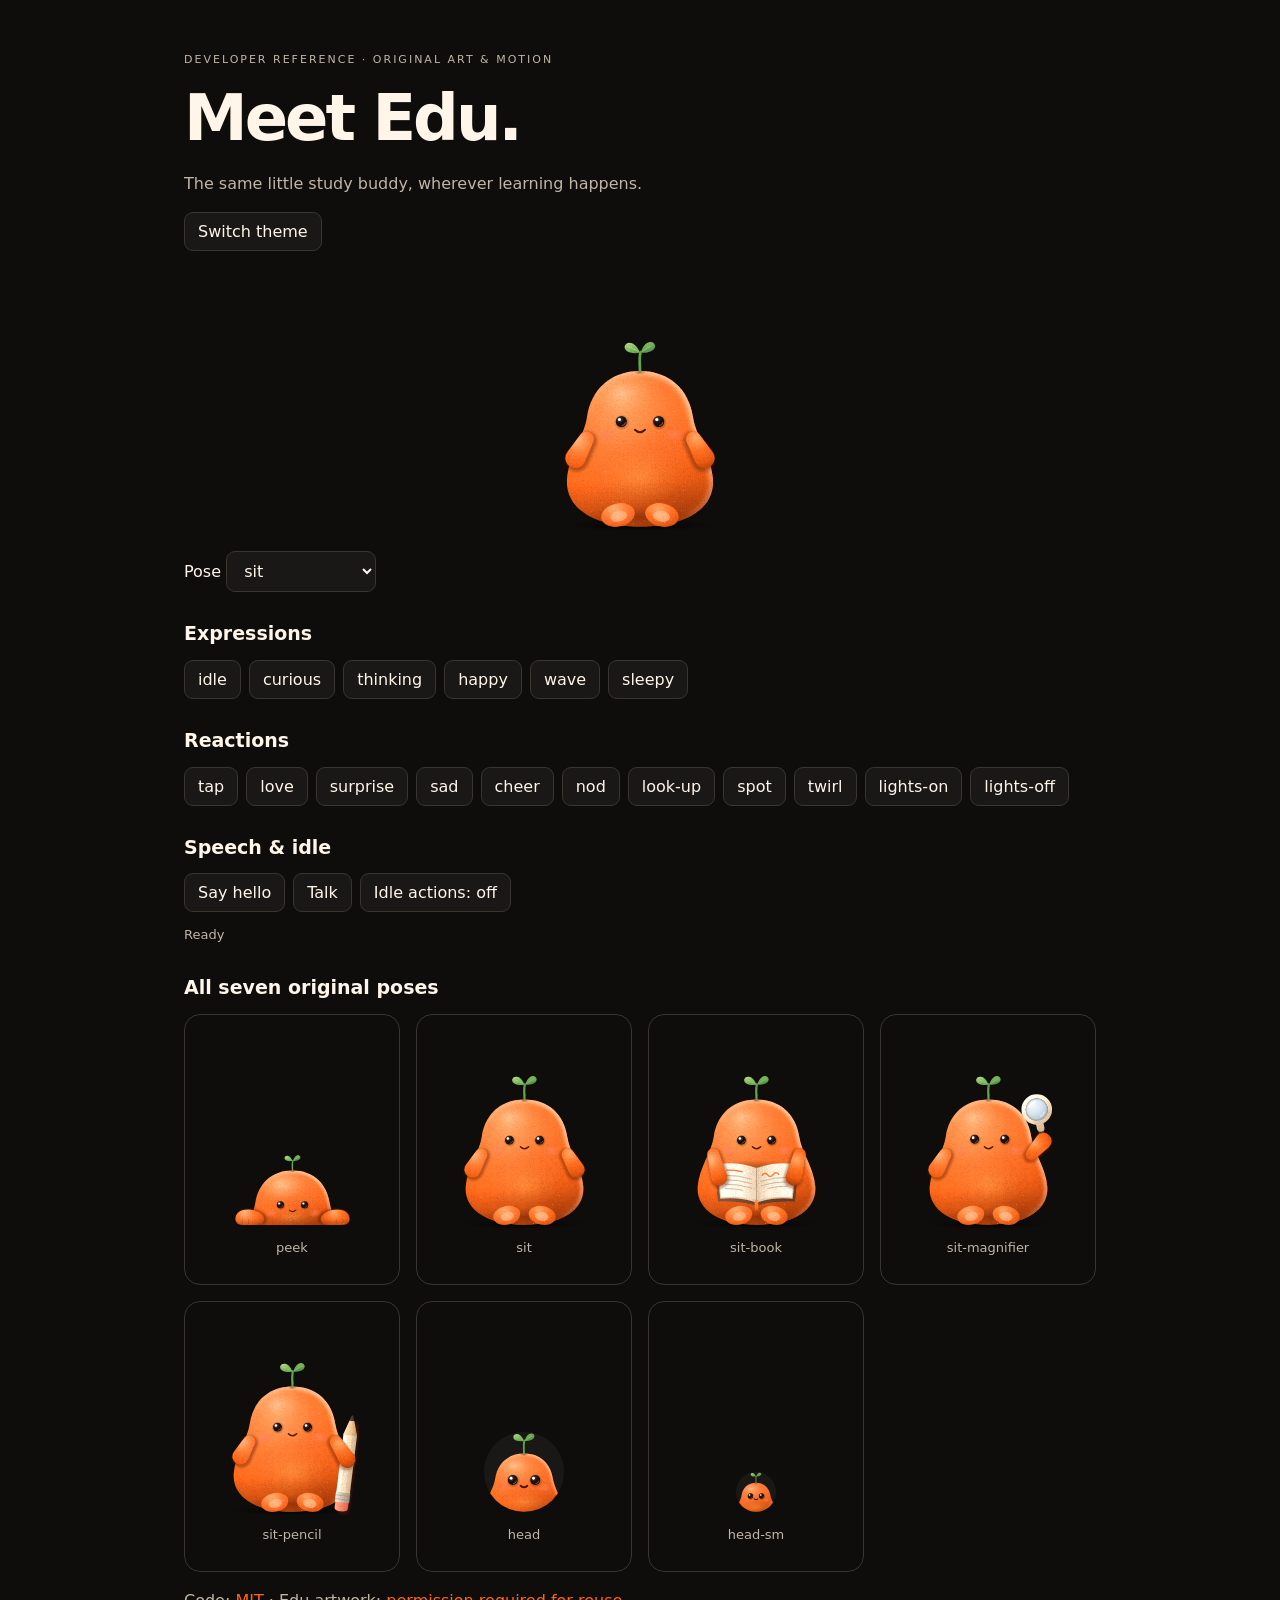
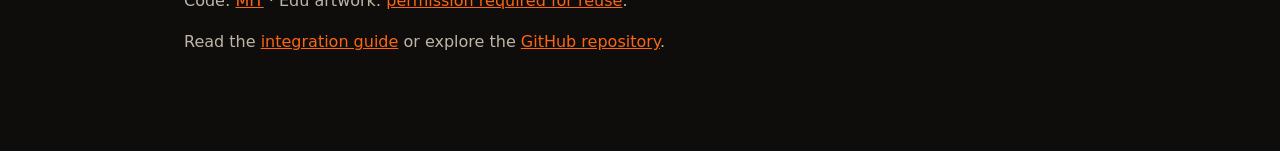
<file: index.html>
<!doctype html>
<html lang="en" data-theme="dark"><meta charset="utf-8"><meta name="viewport" content="width=device-width, initial-scale=1"><title>Edu — meet your study buddy</title><link rel="icon" href="art/mascot/head-sm.svg"><link rel="stylesheet" href="assets/mascot.css"><link rel="stylesheet" href="demo.css">
<body><main><p class="eyebrow">DEVELOPER REFERENCE · ORIGINAL ART & MOTION</p><h1>Meet Edu.</h1><p>The same little study buddy, wherever learning happens.</p><button id="theme">Switch theme</button><section class="stage"><div id="hero"></div></section><label>Pose <select id="pose"></select></label><h2>Expressions</h2><div id="states" class="controls"></div><h2>Reactions</h2><div id="reactions" class="controls"></div><h2>Speech & idle</h2><div class="controls"><button id="speak">Say hello</button><button id="talk">Talk</button><button id="auto" aria-pressed="false">Idle actions: off</button></div><p id="status" aria-live="polite">Ready</p><h2>All seven original poses</h2><section id="gallery"></section><p>Code: <a href="LICENSE">MIT</a> · Edu artwork: <a href="ARTWORK-RIGHTS.md">permission required for reuse</a>.</p><p>Read the <a href="docs/integration.md">integration guide</a> or explore the <a href="https://github.com/zoxilsi/eduport_mascot_edu">GitHub repository</a>.</p></main><script type="module" src="demo.js"></script></body></html>
</file>
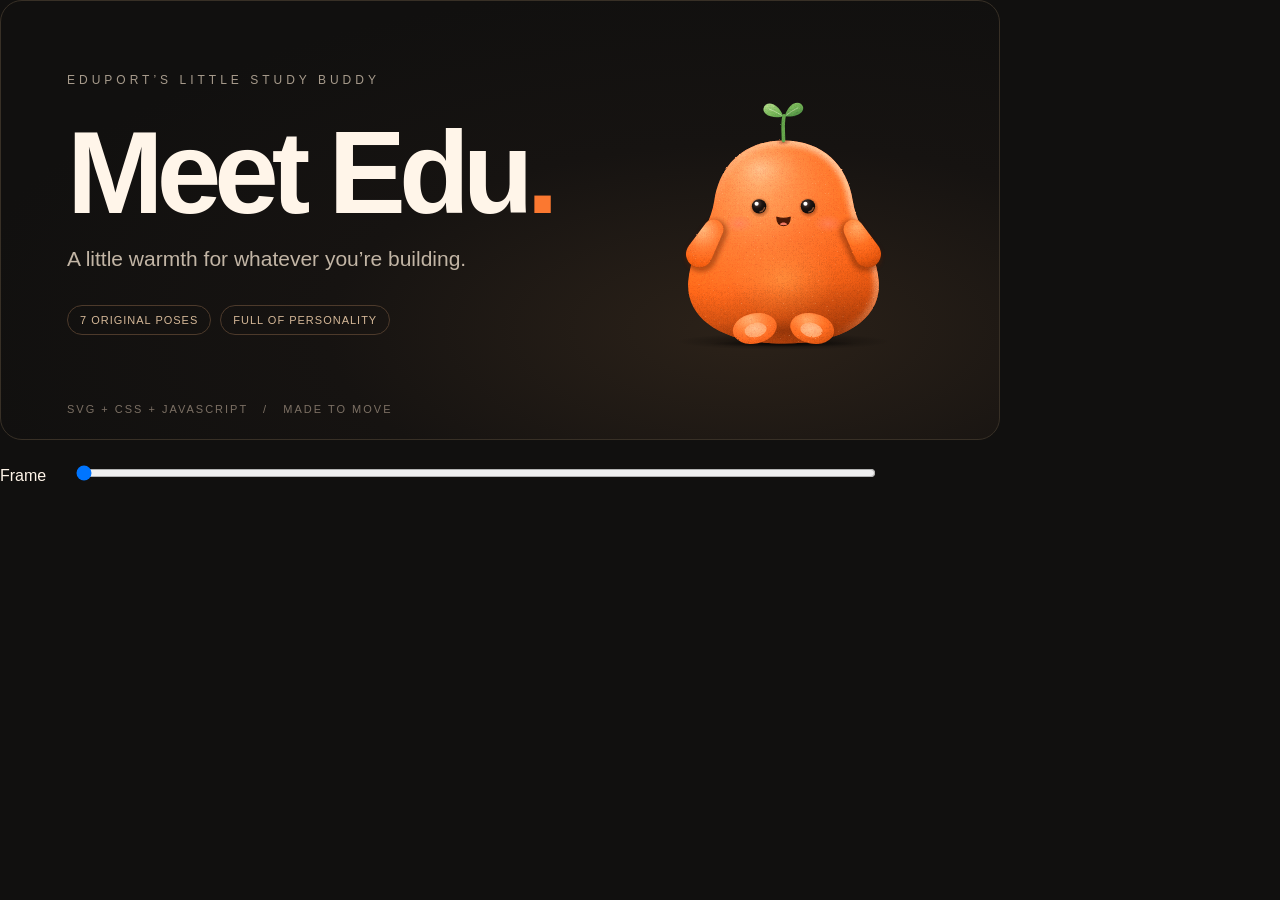
<file: docs/record.html>
<!doctype html><html lang="en"><meta charset="utf-8"><title>Edu animation capture</title><link rel="stylesheet" href="../assets/mascot.css"><link rel="stylesheet" href="../assets/theme.css"><style>
*{box-sizing:border-box}body{margin:0;background:#11100f;color:#fff5e9;font-family:Arial,sans-serif}.banner{width:1000px;height:440px;position:relative;overflow:hidden;background:radial-gradient(ellipse at 75% 75%,#2c2219 0%,#161311 40%,#11100f 75%);border:1px solid #383026;border-radius:22px}.copy{position:absolute;left:66px;top:72px}.eyebrow{color:#a79b8c;letter-spacing:4px;font-size:12px}.title{font-size:116px;line-height:1;letter-spacing:-7px;margin:28px 0 16px;font-weight:700}.title span{color:#fb7830}.tag{font-size:21px;color:#c2b5a5}.chips{display:flex;gap:9px;margin-top:34px}.chip{padding:8px 12px;border:1px solid #4d3a2b;border-radius:20px;color:#d5b898;font-size:11px;letter-spacing:1px}#edu{position:absolute;width:235px;left:665px;top:82px}.leaf{position:absolute;left:626px;top:56px;color:#80775e;font-size:11px;letter-spacing:2px}.foot{position:absolute;bottom:24px;left:66px;color:#7c7064;font-size:11px;letter-spacing:2px}input{width:800px;margin:25px}
</style><body><section class="banner"><div class="copy"><div class="eyebrow">EDUPORT’S LITTLE STUDY BUDDY</div><div class="title">Meet Edu<span>.</span></div><div class="tag">A little warmth for whatever you’re building.</div><div class="chips"><span class="chip">7 ORIGINAL POSES</span><span class="chip">FULL OF PERSONALITY</span></div></div><div id="edu"></div><div class="foot">SVG + CSS + JAVASCRIPT &nbsp; / &nbsp; MADE TO MOVE</div></section><label>Frame <input type="range" min="0" max="59" value="0" id="frame"></label><script type="module">
import {mascot} from '../assets/mascot.js';
const edu=mascot('sit',{interactive:false,calm:true});document.querySelector('#edu').append(edu.el);edu.state('wave');
const draw=()=>{for(const a of document.getAnimations()){a.pause();a.currentTime=Number(document.querySelector('#frame').value)*80;}};
document.querySelector('#frame').addEventListener('input',draw);requestAnimationFrame(draw);
</script></body></html>
</file>
<file: assets/mascot.css>
/* Edu, Eduport's study buddy (assets/mascot.js): layers, moods, reactions, idle
   actions, the thought cloud, speech bubbles and particles. Flying lives in
   assets/journey.css.

   Everything is driven by classes, data attributes and CSS custom properties that
   mascot.js writes through CSSOM, so the page's Content-Security-Policy (no style=""
   markup) is respected.

   Layers, outside in:
     .mascot   the element the page places (never transformed)
     .m-clip   the crop: the ledge for a peek, a circle for an avatar
     .m-stage  the entrance (rise)            .m-dip   scrollPeek (duck and pop)
     .m-act    one-shot reactions and idle actions, hover tilt
     .m-mood   the state: breathing, thinking, curious, happy, wave
   Long loops only move these HTML layers, which the compositor animates without
   repainting the felt filter. Parts inside the SVG (eyes, arms, mouth, seedling)
   move only for short events. */

/* --- frame ------------------------------------------------------------------------ */
.mascot {
  --gaze-x: 3px; --gaze-y: 1.6px; --lift: -11px; --tilt: 7deg; --lean: 2deg;
  --think-x: 72%; --think-y: 86%; --td: 4.5px; --tg: 3.5px; --tp: 5px 8px;
  position: relative; display: inline-block; width: 100%; line-height: 0;
  -webkit-tap-highlight-color: transparent; -webkit-user-select: none; user-select: none;
}
.mascot.is-interactive { cursor: pointer; touch-action: manipulation; }
.mascot .m-clip, .mascot .m-stage, .mascot .m-dip, .mascot .m-act, .mascot .m-mood {
  display: block; transform-origin: 50% 100%;
}
.mascot svg { display: block; width: 100%; height: auto; overflow: visible; }
.mascot--peek { --lift: 0px; --tilt: 3.5deg; --lean: 1.4deg; }
.mascot--sit { --think-x: 74%; --think-y: 94%; }
.mascot--head {
  --gaze-x: 2.2px; --gaze-y: 1.2px; --lift: -5px; --tilt: 8deg;
  --think-x: 78%; --think-y: 86%; --td: 3px; --tg: 2px; --tp: 3px 5px;
}
/* A peek hides below its ledge (the bottom edge) but may wave, cheer or pop above it. */
.mascot--peek .m-clip { clip-path: inset(-90% -45% 0 -45%); }
/* An avatar is cropped round; the face moves inside the crop. */
.mascot--head .m-clip { clip-path: circle(50% at 50% 50%); background: var(--surface-2); }
.mascot--head .m-act, .mascot--head .m-mood { transform-origin: 50% 78%; }

/* --- the rig (see art/mascot/README.md) ---------------------------------------------- */
.mascot .m-body, .mascot .m-accessory { transform-box: fill-box; transform-origin: 50% 100%; }
.mascot .m-hand-l, .mascot .m-hand-r, .mascot .m-shadow, .mascot .m-eyes, .mascot .m-lid,
.mascot .m-eye, .mascot .m-mouth, .mascot .m-mouth-o, .mascot .m-prop {
  transform-box: fill-box; transform-origin: 50% 50%;
}
.mascot .m-mouth-open { transform-box: fill-box; transform-origin: 50% 0; }
.mascot .m-mouth-o { transform-origin: 50% 25%; }

.mascot .m-gaze {
  transform: translate(calc(var(--gx, 0) * var(--gaze-x)), calc(var(--gy, 0) * var(--gaze-y)));
  transition: transform 0.35s cubic-bezier(0.2, 0.8, 0.2, 1);
}
.mascot .m-lid { transition: transform 0.12s cubic-bezier(0.3, 0, 0.2, 1), opacity 0.1s ease; }
.mascot.is-blinking .m-lid { transform: scaleY(0.08); transition-duration: 0.06s, 0.1s; }
.mascot .m-eye { transition: transform 0.22s cubic-bezier(0.3, 1.4, 0.5, 1), opacity 0.1s ease; }
.mascot .m-joy, .mascot .m-joy-l, .mascot .m-joy-r, .mascot .m-blush, .mascot .m-mouth-o { opacity: 0; transition: opacity 0.12s ease; }
.mascot .m-joy-l, .mascot .m-joy-r { opacity: 1; }
.mascot .m-mouth { transition: transform 0.25s cubic-bezier(0.3, 1.4, 0.5, 1), opacity 0.08s ease; }
.mascot .m-mouth-o { transition: opacity 0.08s ease, transform 0.45s cubic-bezier(0.3, 1.3, 0.5, 1); }
.mascot .m-accessory { transition: transform 0.5s cubic-bezier(0.3, 1.5, 0.5, 1); }
.mascot .m-act { transition: transform 0.5s cubic-bezier(0.3, 1.3, 0.5, 1); }
.mascot .m-mood { transition: transform 0.45s cubic-bezier(0.3, 1.5, 0.5, 1); }
.mascot .m-glow { transition: opacity 0.6s ease; }
.mascot .m-hand-l, .mascot .m-hand-r { transition: transform 0.45s cubic-bezier(0.3, 1.3, 0.5, 1); }

/* --- expressions (classes set by reactions, idle actions and moods) --------------------- */
/* closed "happy" eyes: the beads hide, two little arcs show */
.mascot.x-joy .m-lid, .mascot[data-state="happy"] .m-lid { opacity: 0; }
.mascot.x-joy .m-joy, .mascot[data-state="happy"] .m-joy { opacity: 1; }
.mascot.x-wink .m-joy { opacity: 1; }
.mascot.x-wink .m-joy-l { opacity: 0; }
.mascot.x-wink .m-eye-r { opacity: 0; }
/* open smile (talking, cheering, laughing) */
.mascot.x-open .m-mouth, .mascot[data-state="happy"] .m-mouth, .mascot.is-talking .m-mouth { opacity: 0; }
.mascot.x-open .m-mouth-open, .mascot[data-state="happy"] .m-mouth-open, .mascot.is-talking .m-mouth-open { display: inline; }
.mascot.x-giggle .m-mouth-open { animation: m-giggle 0.15s ease-in-out infinite alternate; }
.mascot.is-talking .m-mouth-open { animation: m-talk 0.18s ease-in-out infinite alternate; }
@keyframes m-giggle { from { transform: scaleY(0.62); } to { transform: scaleY(1); } }
@keyframes m-talk { from { transform: scale(0.92, 0.5); } to { transform: scale(1, 1); } }
/* a small "o" and a big yawn */
.mascot.x-o .m-mouth, .mascot.x-yawn .m-mouth, .mascot.x-o .m-mouth-open, .mascot.x-yawn .m-mouth-open { opacity: 0; }
.mascot.x-o .m-mouth-o, .mascot.x-yawn .m-mouth-o { opacity: 1; }
.mascot.x-yawn .m-mouth-o { transform: scale(1.45, 2.15); }
.mascot.x-frown .m-mouth { transform: scaleY(-1); }
/* eyes */
.mascot.x-wide .m-eye { transform: scale(1.18); }
.mascot.x-wide-sm .m-eye, .mascot[data-state="curious"] .m-eye { transform: scale(1.08); }
.mascot.x-squint .m-eye { transform: scale(1.06, 0.2); }
.mascot.x-sleepy .m-eye, .mascot[data-state="sleepy"] .m-eye { transform: scaleY(0.36); }
.mascot.x-droop .m-eye { transform: scaleY(0.8); }
.mascot.x-content .m-eye { transform: scaleY(0.7); }
.mascot.x-blush .m-blush { opacity: 0.85; }
/* leaning while it glances around */
.mascot.x-lean-l .m-act { transform: rotate(calc(var(--lean) * -1)); }
.mascot.x-lean-r .m-act { transform: rotate(var(--lean)); }

/* --- moods (data-state) ------------------------------------------------------------- */
/* idle: a slow breath on the outer layer; paws and feet stay planted */
.mascot--peek[data-state="idle"] .m-mood, .mascot--sit[data-state="idle"] .m-mood {
  animation: m-breathe 3.6s ease-in-out infinite alternate;
}
@keyframes m-breathe { from { transform: scale(1.006, 0.994); } to { transform: scale(0.994, 1.012); } }

/* curious: stands a little taller and alert while you type */
.mascot[data-state="curious"] .m-mood { transform: scale(0.985, 1.045); }
.mascot--head[data-state="curious"] .m-mood { transform: translateY(-3%) scale(1.03); }
.mascot[data-state="curious"] .m-accessory { transform: rotate(-4deg) scaleY(1.06); }
.mascot.is-typing .m-accessory { animation: m-type 0.36s ease-in-out infinite alternate; }
@keyframes m-type { from { transform: rotate(-6deg) scaleY(1.04); } to { transform: rotate(5deg) scaleY(1.07); } }

/* thinking: rocks gently, glows warm inside and shows a thought cloud */
.mascot[data-state="thinking"] .m-mood { animation: m-ponder 2.8s ease-in-out infinite; }
.mascot--head[data-state="thinking"] .m-mood { animation-name: m-ponder-head; }
@keyframes m-ponder { 0%, 100% { transform: skewX(2.4deg); } 50% { transform: skewX(-2.4deg) scale(1, 1.012); } }
@keyframes m-ponder-head { 0%, 100% { transform: rotate(-4deg); } 50% { transform: rotate(4deg) translateY(-2%); } }
.mascot[data-state="thinking"] .m-glow { animation: m-glow 1.4s steps(6) infinite alternate; } /* few steps: few repaints of the felt */
@keyframes m-glow { from { opacity: 0.4; } to { opacity: 1; } }
.mascot--sit[data-hands*="r"][data-state="thinking"] .m-hand-r { transform: rotate(-112deg); }
.mascot--sit[data-hands="l"][data-state="thinking"] .m-hand-l { transform: rotate(112deg); }

/* happy: a hop (a stretch when peeking, so it never leaves its ledge) */
.mascot--sit[data-state="happy"] .m-mood, .mascot--head[data-state="happy"] .m-mood { animation: m-hop-act 0.8s both; }
.mascot--sit[data-state="happy"] .m-body, .mascot--head[data-state="happy"] .m-body { animation: m-lift 0.8s both; }
.mascot--sit[data-state="happy"] .m-shadow { animation: m-shadow-1 0.8s both; }
.mascot--peek[data-state="happy"] .m-mood { animation: m-pop-stretch 0.75s both; }
.mascot[data-state="happy"] .m-accessory { animation: m-settle 0.8s 0.1s both; }

/* wave: the free hand says hello (-130deg points it straight up in every pose) */
.mascot[data-wave="r"][data-state="wave"] .m-hand-r, .mascot[data-wave="r"].act-wave .m-hand-r {
  animation: m-wave-r 1.3s cubic-bezier(0.45, 0, 0.35, 1) both;
}
.mascot[data-wave="l"][data-state="wave"] .m-hand-l, .mascot[data-wave="l"].act-wave .m-hand-l {
  animation: m-wave-l 1.3s cubic-bezier(0.45, 0, 0.35, 1) both;
}
.mascot[data-state="wave"] .m-mood { animation: m-wave-lean 1.3s ease-in-out both; }
.mascot[data-wave="l"][data-state="wave"] .m-mood { animation-name: m-wave-lean-l; }
.mascot[data-wave=""][data-state="wave"] .m-mood { animation: m-love 1.3s ease-in-out both; }
.mascot[data-state="wave"] .m-mouth, .mascot.act-wave .m-mouth { opacity: 0; }
.mascot[data-state="wave"] .m-mouth-open, .mascot.act-wave .m-mouth-open { display: inline; }
.mascot[data-state="wave"] .m-accessory { animation: m-settle 1.1s 0.2s both; }
@keyframes m-wave-r {
  0% { transform: rotate(0deg); }
  9% { transform: rotate(9deg); }
  27% { transform: rotate(-138deg); }
  39% { transform: rotate(-118deg); }
  51% { transform: rotate(-140deg); }
  63% { transform: rotate(-119deg); }
  75% { transform: rotate(-133deg); }
  91% { transform: rotate(5deg); }
  100% { transform: rotate(0deg); }
}
@keyframes m-wave-l {
  0% { transform: rotate(0deg); }
  9% { transform: rotate(-9deg); }
  27% { transform: rotate(138deg); }
  39% { transform: rotate(118deg); }
  51% { transform: rotate(140deg); }
  63% { transform: rotate(119deg); }
  75% { transform: rotate(133deg); }
  91% { transform: rotate(-5deg); }
  100% { transform: rotate(0deg); }
}
@keyframes m-wave-lean { 0%, 100% { transform: none; } 22%, 76% { transform: rotate(1.6deg) scale(0.99, 1.02); } }
@keyframes m-wave-lean-l { 0%, 100% { transform: none; } 22%, 76% { transform: rotate(-1.6deg) scale(0.99, 1.02); } }

/* --- shared motion ------------------------------------------------------------------ */
@keyframes m-lift {
  0%, 16% { transform: translateY(0); animation-timing-function: cubic-bezier(0.2, 0.7, 0.4, 1); }
  48% { transform: translateY(var(--lift)); animation-timing-function: cubic-bezier(0.6, 0, 0.8, 0.4); }
  72%, 100% { transform: translateY(0); }
}
@keyframes m-hop-act {
  0% { transform: none; animation-timing-function: cubic-bezier(0.3, 0, 0.6, 1); }
  16% { transform: scale(1.07, 0.92); animation-timing-function: cubic-bezier(0.2, 0.6, 0.4, 1); }
  34% { transform: scale(0.94, 1.08); }
  50% { transform: none; animation-timing-function: cubic-bezier(0.6, 0, 0.8, 0.4); }
  72% { transform: scale(1.06, 0.93); animation-timing-function: cubic-bezier(0.2, 0.6, 0.4, 1); }
  86% { transform: scale(0.985, 1.015); }
  100% { transform: none; }
}
@keyframes m-shadow-1 { 0%, 16%, 72%, 100% { transform: none; opacity: 1; } 48% { transform: scale(0.8); opacity: 0.6; } }
@keyframes m-pop-stretch {
  0% { transform: none; animation-timing-function: cubic-bezier(0.3, 0, 0.6, 1); }
  18% { transform: scale(1.05, 0.94); animation-timing-function: cubic-bezier(0.2, 0.6, 0.4, 1); }
  42% { transform: scale(0.95, 1.08); }
  62% { transform: scale(1.03, 0.97); }
  80% { transform: scale(0.99, 1.01); }
  100% { transform: none; }
}
/* the seedling's springy settle (0 → 10 → -7 → 4 → -1.5 → 0) */
@keyframes m-settle {
  0% { transform: none; }
  14% { transform: rotate(10deg); }
  32% { transform: rotate(-7deg); }
  50% { transform: rotate(4deg); }
  68% { transform: rotate(-1.5deg); }
  84% { transform: rotate(0.5deg); }
  100% { transform: none; }
}
@keyframes m-boing {
  0% { transform: none; }
  10% { transform: scale(1, 0.86); }
  24% { transform: rotate(-12deg) scale(1, 1.14); }
  40% { transform: rotate(9deg); }
  56% { transform: rotate(-6deg); }
  72% { transform: rotate(3deg); }
  86% { transform: rotate(-1deg); }
  100% { transform: none; }
}

/* --- reactions (react) -------------------------------------------------------------- */
/* tap: squash on the press, a rebound stretch and a wobble; a giggle or a wink */
.mascot.act-tap .m-act { animation: m-tap 0.78s both; }
.mascot.act-tap .m-accessory { animation: m-boing 0.95s both; }
/* twirl (react("twirl")): the sprout spins like a little rotor about its stem, twice, then settles */
.mascot.x-twirl .m-accessory { animation: m-twirl 0.68s cubic-bezier(0.35, 0.6, 0.35, 1) both; }
@keyframes m-twirl {
  0% { transform: none; }
  22% { transform: scaleX(-1) scaleY(1.08); }
  44% { transform: scaleX(1) scaleY(1.04); }
  66% { transform: scaleX(-1) scaleY(1.06); }
  86% { transform: scaleX(1) rotate(-6deg); }
  100% { transform: none; }
}
@keyframes m-tap {
  0% { transform: none; animation-timing-function: cubic-bezier(0.3, 0, 0.6, 1); }
  13% { transform: scale(1.15, 0.84); animation-timing-function: cubic-bezier(0.2, 0.6, 0.4, 1); }
  32% { transform: scale(0.93, 1.09); animation-timing-function: ease-in-out; }
  48% { transform: scale(1.04, 0.96) rotate(-2.5deg); }
  64% { transform: scale(0.985, 1.02) rotate(2deg); }
  80% { transform: rotate(-0.8deg); }
  100% { transform: none; }
}

/* love: a happy little sway with blushing cheeks (hearts come from mascot.js) */
.mascot.act-love .m-act { animation: m-love 1.85s ease-in-out both; }
.mascot.act-love .m-accessory { animation: m-settle 1.2s 0.1s both; }
@keyframes m-love {
  0% { transform: none; }
  14% { transform: scale(1.05, 0.95) rotate(-3deg); }
  34% { transform: scale(1.02, 1.01) rotate(3.5deg); }
  54% { transform: rotate(-2.5deg); }
  72% { transform: rotate(1.5deg); }
  88% { transform: rotate(-0.5deg); }
  100% { transform: none; }
}

/* surprise: a quick crouch, then a jump with wide eyes, a little "o" and flared arms */
.mascot.act-surprise .m-act { animation: m-surprise 1.15s both; }
.mascot--sit.act-surprise .m-body, .mascot--head.act-surprise .m-body { animation: m-lift-early 1.15s both; }
.mascot--sit.act-surprise .m-shadow { animation: m-shadow-early 1.15s both; }
.mascot.act-surprise .m-accessory { animation: m-boing 1.15s both; }
.mascot[data-hands*="r"].act-surprise .m-hand-r { animation: m-flare-r 1.15s both; }
.mascot[data-hands*="l"].act-surprise .m-hand-l { animation: m-flare-l 1.15s both; }
@keyframes m-surprise {
  0% { transform: none; animation-timing-function: cubic-bezier(0.3, 0, 0.6, 1); }
  9% { transform: scale(1.07, 0.9); animation-timing-function: cubic-bezier(0.2, 0.7, 0.4, 1); }
  24% { transform: scale(0.93, 1.12); animation-timing-function: ease-in-out; }
  40% { transform: scale(1.03, 0.97); }
  56% { transform: scale(0.99, 1.01); }
  100% { transform: none; }
}
@keyframes m-lift-early {
  0%, 9% { transform: translateY(0); animation-timing-function: cubic-bezier(0.2, 0.7, 0.4, 1); }
  24% { transform: translateY(var(--lift)); animation-timing-function: cubic-bezier(0.6, 0, 0.8, 0.4); }
  40%, 100% { transform: translateY(0); }
}
@keyframes m-shadow-early { 0%, 9%, 40%, 100% { transform: none; opacity: 1; } 24% { transform: scale(0.8); opacity: 0.6; } }
@keyframes m-flare-r { 0%, 100% { transform: none; } 9% { transform: rotate(8deg); } 24% { transform: rotate(-44deg); } 62% { transform: rotate(-36deg); } }
@keyframes m-flare-l { 0%, 100% { transform: none; } 9% { transform: rotate(-8deg); } 24% { transform: rotate(44deg); } 62% { transform: rotate(36deg); } }

/* sad: slumps, the seedling droops, a frown and a sweat drop; then shakes it off */
.mascot.act-sad .m-act { animation: m-sag 1.95s ease-in-out both; }
.mascot.act-sad .m-accessory { animation: m-droop 1.95s both; }
.mascot[data-hands*="r"].act-sad .m-hand-r { animation: m-droop-r 1.95s ease-in-out both; }
.mascot[data-hands*="l"].act-sad .m-hand-l { animation: m-droop-l 1.95s ease-in-out both; }
@keyframes m-sag {
  0% { transform: none; }
  28%, 78% { transform: translateY(1%) scale(1.035, 0.935); }
  90% { transform: scale(0.99, 1.015); }
  100% { transform: none; }
}
@keyframes m-droop {
  0% { transform: none; animation-timing-function: cubic-bezier(0.4, 0, 0.6, 1); }
  26% { transform: rotate(30deg); animation-timing-function: ease-in-out; }
  34% { transform: rotate(26deg); }
  76% { transform: rotate(24deg); animation-timing-function: cubic-bezier(0.3, 0, 0.3, 1); }
  88% { transform: rotate(-7deg); }
  96% { transform: rotate(2deg); }
  100% { transform: none; }
}
@keyframes m-droop-r { 0%, 100% { transform: none; } 28%, 78% { transform: rotate(14deg); } }
@keyframes m-droop-l { 0%, 100% { transform: none; } 28%, 78% { transform: rotate(-14deg); } }

/* cheer: both arms up, two happy bounces and confetti */
.mascot.act-cheer .m-act { animation: m-cheer 1.65s both; }
.mascot--sit.act-cheer .m-body, .mascot--head.act-cheer .m-body { animation: m-lift-2 1.65s both; }
.mascot--sit.act-cheer .m-shadow { animation: m-shadow-2 1.65s both; }
.mascot.act-cheer .m-accessory { animation: m-boing 1.3s 0.1s both; }
.mascot[data-hands*="r"].act-cheer .m-hand-r { animation: m-cheer-r 1.65s ease-in-out both; }
.mascot[data-hands*="l"].act-cheer .m-hand-l { animation: m-cheer-l 1.65s ease-in-out both; }
@keyframes m-cheer {
  0% { transform: none; animation-timing-function: cubic-bezier(0.3, 0, 0.6, 1); }
  8% { transform: scale(1.07, 0.92); animation-timing-function: cubic-bezier(0.2, 0.6, 0.4, 1); }
  20% { transform: scale(0.95, 1.07); animation-timing-function: cubic-bezier(0.6, 0, 0.8, 0.4); }
  32% { transform: scale(1.05, 0.95); animation-timing-function: cubic-bezier(0.2, 0.6, 0.4, 1); }
  44% { transform: scale(0.97, 1.05); animation-timing-function: cubic-bezier(0.6, 0, 0.8, 0.4); }
  56% { transform: scale(1.04, 0.96); animation-timing-function: ease-out; }
  70% { transform: scale(0.99, 1.01); }
  100% { transform: none; }
}
@keyframes m-lift-2 {
  0%, 8% { transform: translateY(0); animation-timing-function: cubic-bezier(0.2, 0.7, 0.4, 1); }
  20% { transform: translateY(var(--lift)); animation-timing-function: cubic-bezier(0.6, 0, 0.8, 0.4); }
  32% { transform: translateY(0); animation-timing-function: cubic-bezier(0.2, 0.7, 0.4, 1); }
  44% { transform: translateY(calc(var(--lift) * 0.75)); animation-timing-function: cubic-bezier(0.6, 0, 0.8, 0.4); }
  56%, 100% { transform: translateY(0); }
}
@keyframes m-shadow-2 {
  0%, 8%, 32%, 56%, 100% { transform: none; opacity: 1; }
  20% { transform: scale(0.8); opacity: 0.6; }
  44% { transform: scale(0.85); opacity: 0.7; }
}
@keyframes m-cheer-r {
  0%, 100% { transform: none; }
  7% { transform: rotate(10deg); }
  19% { transform: rotate(-142deg); }
  31% { transform: rotate(-120deg); }
  43% { transform: rotate(-142deg); }
  55% { transform: rotate(-122deg); }
  69% { transform: rotate(-136deg); }
  83% { transform: rotate(-132deg); }
  94% { transform: rotate(6deg); }
}
@keyframes m-cheer-l {
  0%, 100% { transform: none; }
  7% { transform: rotate(-10deg); }
  19% { transform: rotate(142deg); }
  31% { transform: rotate(120deg); }
  43% { transform: rotate(142deg); }
  55% { transform: rotate(122deg); }
  69% { transform: rotate(136deg); }
  83% { transform: rotate(132deg); }
  94% { transform: rotate(-6deg); }
}

/* nod: "got it", twice */
.mascot.act-nod .m-act { animation: m-nod 0.95s ease-in-out both; }
.mascot.act-nod .m-accessory { animation: m-settle 1s 0.15s both; }
@keyframes m-nod {
  0% { transform: none; }
  22% { transform: scale(1.015, 0.95); }
  42% { transform: none; }
  62% { transform: scale(1.01, 0.96); }
  80% { transform: scale(0.995, 1.01); }
  100% { transform: none; }
}

/* spot: eyes on something (a "Remember this" card), a twinkle, then a knowing nod */
.mascot.act-spot .m-act { animation: m-nod 0.95s 0.38s ease-in-out both; }
.mascot.act-spot .m-accessory { animation: m-settle 1s 0.4s both; }

/* look-up: leans back to look at its seedling (or the sky) */
.mascot.act-look-up .m-act { animation: m-look-up 1.5s ease-in-out both; }
.mascot.act-look-up .m-accessory { animation: m-settle 1.1s 0.1s both; }
@keyframes m-look-up { 0%, 100% { transform: none; } 22%, 78% { transform: scale(0.985, 1.035); } 92% { transform: scale(1.01, 0.99); } }

/* lights-on: squints at the brightness, then opens its eyes with a smile */
.mascot.act-lights-on .m-act { animation: m-lights-on 2.05s both; }
.mascot--sit.act-lights-on .m-body, .mascot--head.act-lights-on .m-body { animation: m-lift-late 2.05s both; }
.mascot.act-lights-on .m-accessory { animation: m-settle 1.1s 0.95s both; }
.mascot[data-hands*="r"].act-lights-on .m-hand-r { animation: m-shield-r 2.05s ease-in-out both; }
.mascot[data-hands*="l"].act-lights-on .m-hand-l { animation: m-shield-l 2.05s ease-in-out both; }
@keyframes m-lights-on {
  0% { transform: none; animation-timing-function: cubic-bezier(0.2, 0.7, 0.4, 1); }
  6% { transform: scale(1.07, 0.91); }
  14%, 38% { transform: scale(1.04, 0.95) rotate(-2deg); animation-timing-function: cubic-bezier(0.3, 0, 0.5, 1); }
  47% { transform: scale(0.95, 1.08); }
  58% { transform: scale(1.03, 0.97); }
  70% { transform: scale(0.99, 1.01); }
  80%, 100% { transform: none; }
}
@keyframes m-lift-late {
  0%, 39% { transform: translateY(0); animation-timing-function: cubic-bezier(0.2, 0.7, 0.4, 1); }
  48% { transform: translateY(calc(var(--lift) * 0.8)); animation-timing-function: cubic-bezier(0.6, 0, 0.8, 0.4); }
  57%, 100% { transform: translateY(0); }
}
@keyframes m-shield-r { 0%, 52%, 100% { transform: none; } 8%, 38% { transform: rotate(-36deg); } }
@keyframes m-shield-l { 0%, 52%, 100% { transform: none; } 8%, 38% { transform: rotate(36deg); } }

/* lights-off: looks around in the dark, then a tiny yawn and a stretch */
.mascot.act-lights-off .m-act { animation: m-lights-off 2.35s ease-in-out both; }
.mascot[data-hands*="r"].act-lights-off .m-hand-r { animation: m-stretch-r 2.35s ease-in-out both; }
.mascot[data-hands*="l"].act-lights-off .m-hand-l { animation: m-stretch-l 2.35s ease-in-out both; }
.mascot.act-lights-off .m-accessory { animation: m-settle 1.1s 1.25s both; }
@keyframes m-lights-off {
  0% { transform: none; }
  10%, 30% { transform: rotate(calc(var(--lean) * -1)); }
  40%, 54% { transform: rotate(var(--lean)); }
  62% { transform: none; }
  72% { transform: scale(0.975, 1.05); }
  84% { transform: scale(0.97, 1.06); }
  92% { transform: scale(1.02, 0.985); }
  100% { transform: none; }
}
@keyframes m-stretch-r { 0%, 60%, 100% { transform: none; } 72% { transform: rotate(-64deg); } 84% { transform: rotate(-72deg); } 94% { transform: rotate(4deg); } }
@keyframes m-stretch-l { 0%, 60%, 100% { transform: none; } 72% { transform: rotate(64deg); } 84% { transform: rotate(72deg); } 94% { transform: rotate(-4deg); } }

/* --- idle actions (autoplay) ---------------------------------------------------------- */
.mascot.act-sprout .m-accessory { animation: m-pluck 1.15s both; }
@keyframes m-pluck {
  0% { transform: none; }
  8% { transform: scale(1, 0.88); }
  20% { transform: rotate(12deg) scale(1, 1.06); }
  36% { transform: rotate(-8deg); }
  52% { transform: rotate(5deg); }
  68% { transform: rotate(-2deg); }
  84% { transform: rotate(0.6deg); }
  100% { transform: none; }
}
.mascot--sit.act-hop .m-act, .mascot--head.act-hop .m-act { animation: m-hop-act 0.9s both; }
.mascot--sit.act-hop .m-body, .mascot--head.act-hop .m-body { animation: m-lift 0.9s both; }
.mascot--sit.act-hop .m-shadow { animation: m-shadow-1 0.9s both; }
.mascot--peek.act-hop .m-act { animation: m-peek-hop 0.9s both; }
.mascot.act-hop .m-accessory { animation: m-settle 1.1s 0.35s both; }
@keyframes m-peek-hop {
  0% { transform: none; animation-timing-function: cubic-bezier(0.4, 0, 0.6, 1); }
  18% { transform: translateY(5%) scale(1.05, 0.95); animation-timing-function: cubic-bezier(0.2, 0.7, 0.3, 1); }
  44% { transform: scale(0.95, 1.08); }
  62% { transform: scale(1.03, 0.97); }
  78% { transform: scale(0.99, 1.01); }
  100% { transform: none; }
}
.mascot.act-tilt .m-act { animation: m-tilt-l 1.9s both; }
.mascot.act-tilt.x-tilt-r .m-act { animation-name: m-tilt-r; }
.mascot.act-tilt .m-accessory { animation: m-settle 1.1s 1.2s both; }
@keyframes m-tilt-l {
  0% { transform: none; animation-timing-function: cubic-bezier(0.4, 0, 0.3, 1); }
  20%, 68% { transform: rotate(calc(var(--tilt) * -1)); animation-timing-function: cubic-bezier(0.5, 0, 0.3, 1); }
  84% { transform: rotate(calc(var(--tilt) * 0.22)); }
  94% { transform: rotate(calc(var(--tilt) * -0.07)); }
  100% { transform: none; }
}
@keyframes m-tilt-r {
  0% { transform: none; animation-timing-function: cubic-bezier(0.4, 0, 0.3, 1); }
  20%, 68% { transform: rotate(var(--tilt)); animation-timing-function: cubic-bezier(0.5, 0, 0.3, 1); }
  84% { transform: rotate(calc(var(--tilt) * -0.22)); }
  94% { transform: rotate(calc(var(--tilt) * 0.07)); }
  100% { transform: none; }
}
.mascot.act-yawn .m-act { animation: m-yawn 2.2s ease-in-out both; }
.mascot[data-hands*="r"].act-yawn .m-hand-r { animation: m-yawn-r 2.2s ease-in-out both; }
.mascot[data-hands*="l"].act-yawn .m-hand-l { animation: m-yawn-l 2.2s ease-in-out both; }
@keyframes m-yawn { 0%, 10%, 100% { transform: none; } 30% { transform: scale(0.975, 1.05); } 66% { transform: scale(0.97, 1.06); } 80% { transform: scale(1.025, 0.975); } 90% { transform: scale(0.995, 1.005); } }
@keyframes m-yawn-r { 0%, 12%, 100% { transform: none; } 32% { transform: rotate(-60deg); } 64% { transform: rotate(-70deg); } 80% { transform: rotate(4deg); } }
@keyframes m-yawn-l { 0%, 12%, 100% { transform: none; } 32% { transform: rotate(60deg); } 64% { transform: rotate(70deg); } 80% { transform: rotate(-4deg); } }
.mascot.act-askbox .m-act { animation: m-ask 1.7s ease-in-out both; }
@keyframes m-ask { 0%, 48%, 74%, 100% { transform: none; } 60% { transform: scale(1.01, 0.965); } }
/* the feature-card poses: reading the book, searching with the glass, eyeing the pencil */
.mascot.act-read .m-act { animation: m-read 2.1s ease-in-out both; }
@keyframes m-read { 0%, 100% { transform: none; } 30% { transform: rotate(-1.5deg) scale(1.01, 0.985); } 64% { transform: rotate(1.5deg) scale(1.01, 0.985); } }
.mascot.act-search .m-hand-r { animation: m-search 1.8s ease-in-out both; }
.mascot.act-search .m-act { animation: m-lean-r 1.8s ease-in-out both; }
@keyframes m-search { 0%, 100% { transform: none; } 18%, 50% { transform: rotate(-6deg); } 34%, 66% { transform: rotate(6deg); } 82% { transform: rotate(-2deg); } }
@keyframes m-lean-r { 0%, 100% { transform: none; } 20%, 80% { transform: rotate(1.6deg); } }
.mascot.act-jot .m-act { animation: m-nod 0.95s 0.85s ease-in-out both; }
.mascot.act-jot .m-accessory { animation: m-settle 1.1s 0.3s both; }
.mascot.act-wave .m-act { animation: m-wave-lean 1.45s ease-in-out both; }
.mascot[data-wave="l"].act-wave .m-act { animation-name: m-wave-lean-l; }
.mascot.act-wave .m-accessory { animation: m-settle 1.1s 0.25s both; }

/* hover (a mouse, never touch): a curious tilt */
.mascot.is-hover .m-act { transform: rotate(calc(var(--tilt) * -0.55)); }
.mascot.is-hover .m-accessory { transform: rotate(-8deg) scaleY(1.05); }
.mascot.is-hover .m-eye { transform: scale(1.06); }

/* --- entrance and scrollPeek (peek) ---------------------------------------------------- */
/* rises from behind its ledge: the seedling pokes up, the eyes peek over and glance
   left and right, then a springy pop */
.mascot--peek.is-entering .m-stage { animation: m-rise 1.5s 1.4s both; }
.mascot--peek.is-entering .m-gaze { animation: m-rise-look 1.5s 1.4s both; }
@keyframes m-rise {
  0% { transform: translateY(104%); animation-timing-function: cubic-bezier(0.2, 0.7, 0.3, 1); }
  12%, 22% { transform: translateY(74%); animation-timing-function: cubic-bezier(0.4, 0, 0.3, 1); }
  32%, 60% { transform: translateY(21%); animation-timing-function: cubic-bezier(0.4, 0, 0.2, 1); }
  76% { transform: translateY(0) scale(0.95, 1.07); animation-timing-function: ease-in-out; }
  88% { transform: scale(1.03, 0.97); }
  100% { transform: none; }
}
@keyframes m-rise-look {
  0%, 32% { transform: translate(0, -1px); }
  38%, 45% { transform: translate(-3px, -0.6px); }
  51%, 58% { transform: translate(3px, -0.6px); }
  66%, 100% { transform: none; }
}
.mascot.is-dipped .m-dip { transform: translateY(104%); }
.mascot.is-ducking .m-dip { animation: m-duck 0.42s both; }
.mascot.is-popping .m-dip { animation: m-pop 0.75s both; }
.mascot.is-popping .m-accessory { animation: m-settle 1.1s 0.3s both; }
@keyframes m-duck {
  0% { transform: none; animation-timing-function: cubic-bezier(0.3, 0, 0.5, 1); }
  22% { transform: scale(1.05, 0.94); animation-timing-function: cubic-bezier(0.55, 0, 0.8, 0.3); }
  100% { transform: translateY(104%); }
}
@keyframes m-pop {
  0% { transform: translateY(104%); animation-timing-function: cubic-bezier(0.2, 0.75, 0.35, 1); }
  52% { transform: translateY(0) scale(0.95, 1.08); animation-timing-function: ease-in-out; }
  70% { transform: scale(1.03, 0.96); }
  86% { transform: scale(0.99, 1.01); }
  100% { transform: none; }
}

/* --- thought cloud (state "thinking") ------------------------------------------------- */
.m-think {
  position: absolute; z-index: 1; left: var(--think-x); bottom: var(--think-y); line-height: 0;
  pointer-events: none; transform-origin: 0% 100%;
  animation: m-think-in 0.45s cubic-bezier(0.3, 1.5, 0.5, 1) both;
}
.m-think.is-out { animation: m-think-out 0.2s ease-in both; }
.m-think-cloud {
  position: relative; display: flex; align-items: center; gap: var(--tg); padding: var(--tp); border-radius: 999px;
  background: var(--surface-2); border: 1px solid var(--line); box-shadow: var(--shadow-1);
}
.m-think-cloud i { display: block; width: var(--td); height: var(--td); border-radius: 50%; background: var(--muted); animation: m-dot 1.2s ease-in-out infinite; }
.m-think-cloud i:nth-child(2) { animation-delay: 0.16s; }
.m-think-cloud i:nth-child(3) { animation-delay: 0.32s; }
.m-think::before, .m-think::after {
  content: ""; position: absolute; border-radius: 50%; background: var(--surface-2); border: 1px solid var(--line);
}
.m-think::before { left: calc(var(--td) * -0.1); bottom: calc(var(--td) * -1.1); width: calc(var(--td) * 1.4); height: calc(var(--td) * 1.4); }
.m-think::after { left: calc(var(--td) * -1); bottom: calc(var(--td) * -2.1); width: calc(var(--td) * 0.9); height: calc(var(--td) * 0.9); }
.mascot--head .m-think::after { display: none; }
@keyframes m-think-in { from { opacity: 0; transform: translate(-30%, 30%) scale(0.3); } to { opacity: 1; transform: none; } }
@keyframes m-think-out { to { opacity: 0; transform: translate(-20%, 20%) scale(0.5); } }
@keyframes m-dot { 0%, 64%, 100% { transform: none; opacity: 0.45; } 30% { transform: translateY(-40%); opacity: 1; } }

/* --- overlay: speech bubbles and particles ---------------------------------------------- */
/* One fixed layer for every mascot, so cards with overflow: hidden never clip them. */
.m-overlay { position: fixed; top: 0; left: 0; width: 100%; height: 100%; z-index: 60; pointer-events: none; overflow: hidden; contain: strict; }
/* the page-wide layer is there only while a bubble or sparkle is, and never while a class (a YouTube
   player) is on screen: nothing of ours is stacked over the player (classplayer.js .cv-live) */
.m-overlay:empty, .cv-live .m-overlay { display: none; }
.m-anchor { --m-top: 4%; position: absolute; left: 0; top: 0; contain: layout style; }
.m-anchor--sit { --m-top: 6%; }
.m-anchor--head { --m-top: 0%; }
.m-anchor.is-hidden { visibility: hidden; }
.m-anchor.is-hidden * { animation-play-state: paused; }

.m-bubble {
  --tail: 50%;
  position: absolute; left: 0; bottom: calc(100% - var(--m-top) + 12px);
  width: max-content; max-width: min(248px, calc(100vw - 24px));
  padding: 8px 13px 9px; border-radius: 16px;
  background: var(--surface-2); border: 1px solid var(--line); color: var(--heading); box-shadow: var(--shadow-1);
  font: 500 13.5px/1.38 var(--font-sans, system-ui, sans-serif); letter-spacing: -0.003em;
  text-align: left; white-space: normal; overflow-wrap: break-word;
  transform-origin: var(--tail) 100%;
  animation: m-bubble-in 0.48s cubic-bezier(0.3, 1.45, 0.55, 1) both;
}
.m-bubble::after {
  content: ""; position: absolute; left: var(--tail); bottom: -6px; width: 11px; height: 11px; margin-left: -5.5px;
  background: inherit; border: inherit; border-top: 0; border-left: 0; border-radius: 0 0 3px 0; transform: rotate(45deg);
}
.m-bubble.is-below { bottom: auto; top: calc(100% + 12px); transform-origin: var(--tail) 0%; }
.m-bubble.is-below::after { bottom: auto; top: -6px; border: inherit; border-right: 0; border-bottom: 0; border-radius: 3px 0 0 0; }
/* beside the mascot (say(text, { place: "left" | "right" })): mascot.js sets top, and --tail is
   the height of the face, where the tail points */
.m-bubble.is-left, .m-bubble.is-right { bottom: auto; transform-origin: 100% var(--tail); }
.m-bubble.is-right { transform-origin: 0% var(--tail); }
.m-bubble.is-left::after, .m-bubble.is-right::after { left: auto; bottom: auto; top: var(--tail); margin: -5.5px 0 0; border: inherit; }
.m-bubble.is-left::after { right: -6px; border-left: 0; border-bottom: 0; border-radius: 0 3px 0 0; }
.m-bubble.is-right::after { left: -6px; border-top: 0; border-right: 0; border-radius: 0 0 0 3px; }
.m-bubble.is-out { animation: m-bubble-out 0.2s ease-in both; }
@keyframes m-bubble-in { from { opacity: 0; transform: translateY(6px) scale(0.55); } 55% { opacity: 1; } to { opacity: 1; transform: none; } }
@keyframes m-bubble-out { to { opacity: 0; transform: translateY(-4px) scale(0.92); } }

.m-fx {
  position: absolute; left: var(--ox); top: var(--oy); width: var(--size); height: var(--size);
  margin: calc(var(--size) / -2) 0 0 calc(var(--size) / -2); line-height: 0; opacity: 0;
  animation: m-spark var(--t) cubic-bezier(0.15, 0.7, 0.3, 1) var(--d) both;
}
.m-fx svg { display: block; width: 100%; height: 100%; }
.m-c0 { color: var(--brand); }
.m-c1 { color: #f5a524; }
.m-c2 { color: #6faa52; }
.m-c3 { color: #ff7a5e; }
.m-fx-spark, .m-fx-twinkle { background: currentColor; clip-path: polygon(50% 0, 61% 39%, 100% 50%, 61% 61%, 50% 100%, 39% 61%, 0 50%, 39% 39%); }
.m-fx-twinkle { animation-name: m-twinkle; }
.m-fx-heart { color: #ff6b7a; animation: m-heart var(--t) cubic-bezier(0.3, 0.5, 0.4, 1) var(--d) both; }
.m-fx-heart.m-c0 { color: var(--brand); }
.m-fx-confetti { height: calc(var(--size) * 0.55); border-radius: 1.5px; background: currentColor; animation: m-confetti var(--t) linear var(--d) both; }
.m-fx-drop { color: #7cc4ff; animation: m-drop var(--t) ease-in var(--d) both; }
.m-fx-bang { color: var(--brand); animation: m-bang var(--t) cubic-bezier(0.3, 1.6, 0.5, 1) var(--d) both; }
@keyframes m-spark {
  0% { opacity: 0; transform: scale(0.2); }
  12% { opacity: 1; }
  38% { opacity: 1; transform: translate(calc(var(--dx) * 0.7), calc(var(--dy) * 0.7)) scale(var(--s)) rotate(calc(var(--r) * 0.5)); }
  100% { opacity: 0; transform: translate(var(--dx), var(--dy)) scale(0.1) rotate(var(--r)); }
}
@keyframes m-twinkle {
  0% { opacity: 0; transform: scale(0.1); }
  30% { opacity: 1; transform: translate(calc(var(--dx) * 0.6), calc(var(--dy) * 0.6)) scale(var(--s)); }
  55% { opacity: 0.55; transform: translate(calc(var(--dx) * 0.8), calc(var(--dy) * 0.8)) scale(calc(var(--s) * 0.6)); }
  70% { opacity: 1; transform: translate(calc(var(--dx) * 0.9), calc(var(--dy) * 0.9)) scale(var(--s)) rotate(45deg); }
  100% { opacity: 0; transform: translate(var(--dx), var(--dy)) scale(0.2) rotate(90deg); }
}
@keyframes m-heart {
  0% { opacity: 0; transform: scale(0.3); }
  16% { opacity: 1; transform: translate(calc(var(--dx) * 0.15), calc(var(--dy) * 0.18)) scale(var(--s)); }
  45% { transform: translate(calc(var(--dx) * -0.6), calc(var(--dy) * 0.5)) scale(var(--s)) rotate(calc(var(--r) * -1)); }
  72% { opacity: 1; }
  100% { opacity: 0; transform: translate(var(--dx), var(--dy)) scale(calc(var(--s) * 0.8)) rotate(var(--r)); }
}
@keyframes m-confetti {
  0% { opacity: 0; transform: none; animation-timing-function: cubic-bezier(0.1, 0.6, 0.3, 1); }
  8% { opacity: 1; }
  34% { transform: translate(var(--dx), var(--dy)) rotate(var(--r)); animation-timing-function: cubic-bezier(0.5, 0, 0.9, 0.6); }
  80% { opacity: 1; }
  100% { opacity: 0; transform: translate(calc(var(--dx) * 1.35), calc(var(--dy) + var(--fall))) rotate(calc(var(--r) * 3)); }
}
@keyframes m-drop {
  0% { opacity: 0; transform: translateY(-30%) scale(0.4); }
  18% { opacity: 1; transform: none; }
  70% { opacity: 1; }
  100% { opacity: 0; transform: translateY(var(--dy)) scale(0.85, 1.05); }
}
@keyframes m-bang {
  0% { opacity: 0; transform: translateY(30%) scale(0.2) rotate(-12deg); }
  22% { opacity: 1; transform: none; }
  70% { opacity: 1; transform: none; }
  100% { opacity: 0; transform: translateY(-25%) scale(0.9); }
}

/* the light theme: white bubbles and clouds */
:root[data-theme="light"] .m-bubble, :root[data-theme="light"] .m-think-cloud,
:root[data-theme="light"] .m-think::before, :root[data-theme="light"] .m-think::after { background: var(--sunken); }

/* offscreen or hidden mascots rest */
.mascot.is-offscreen *, .mascot.is-offscreen .m-think-cloud i { animation-play-state: paused; }
/* watching a class with the visitor (assets/journey.js chatLife): settled, no idle motion */
.mascot.is-watching *, .mascot.is-watching *::before, .mascot.is-watching *::after { animation-play-state: paused !important; }

/* --- reduced motion: no loops, no particles, no travel; faces still change ------------ */
@media (prefers-reduced-motion: reduce) {
  .mascot *, .mascot *::before, .mascot *::after, .m-overlay * {
    animation: none !important; transition: none !important;
  }
  .mascot.is-dipped .m-dip { transform: none; }
  .m-fx { display: none; }
}

/* point: a paw raised toward what it spots (react("spot")) */
.mascot--sit[data-hands*="r"].x-point .m-hand-r { transform: rotate(-104deg); }
.mascot--sit[data-hands="l"].x-point .m-hand-l { transform: rotate(104deg); }
</file>
<file: demo.css>
:root{color-scheme:dark;--surface-2:#191816;--sunken:#141311;--line:#39352f;--heading:#fff5e9;--muted:#c0b5a6;--faint:#887e72;--shadow-1:0 8px 30px #0003;--brand:#fb6514;--font-sans:system-ui,sans-serif;background:#0e0d0c;color:var(--heading);font-family:var(--font-sans)}
:root[data-theme=light]{color-scheme:light;--surface-2:#fff;--sunken:#fff;--line:#ded4c8;--heading:#30251e;--muted:#77695d;background:#faf6ef}
*{box-sizing:border-box}body{margin:0}main{max-width:960px;margin:auto;padding:40px 24px 80px}h1{font-size:64px;letter-spacing:-3px;margin:12px 0}h2{font-size:19px;margin-top:30px}p{color:var(--muted);line-height:1.6}.eyebrow{font-size:11px;letter-spacing:2px}.stage{height:300px;display:grid;place-items:center;padding-top:55px}#hero{width:180px}button,select{font:inherit;background:var(--surface-2);color:var(--heading);border:1px solid var(--line);padding:9px 13px;border-radius:9px;cursor:pointer}button:hover{border-color:var(--brand)}button:focus-visible,select:focus-visible{outline:3px solid var(--brand);outline-offset:3px}.controls{display:flex;flex-wrap:wrap;gap:8px}#gallery{display:grid;grid-template-columns:repeat(auto-fit,minmax(170px,1fr));gap:16px}.card{padding:25px 12px 12px;border:1px solid var(--line);border-radius:16px;text-align:center}.drawing{height:185px;display:flex;align-items:end;justify-content:center}.drawing .mascot{width:145px}.drawing .mascot--head{width:80px}.drawing .mascot-head-sm{width:40px}.card p{font-size:13px}#status{font-size:13px}

a{color:var(--brand)}
</file>
<file: assets/theme.css>
/* Define on :root: speech bubbles are mounted outside the mascot host. */
:root {
  --brand: #fb6514;
  --surface-2: #191816;
  --sunken: #141311;
  --line: #39352f;
  --heading: #fff5e9;
  --muted: #c0b5a6;
  --faint: #887e72;
  --shadow-1: 0 8px 30px #0003;
  --font-sans: system-ui, sans-serif;
}
:root[data-theme="light"] {
  --surface-2: #fff;
  --sunken: #fff;
  --line: #ded4c8;
  --heading: #30251e;
  --muted: #77695d;
  --faint: #998c80;
}
</file>
